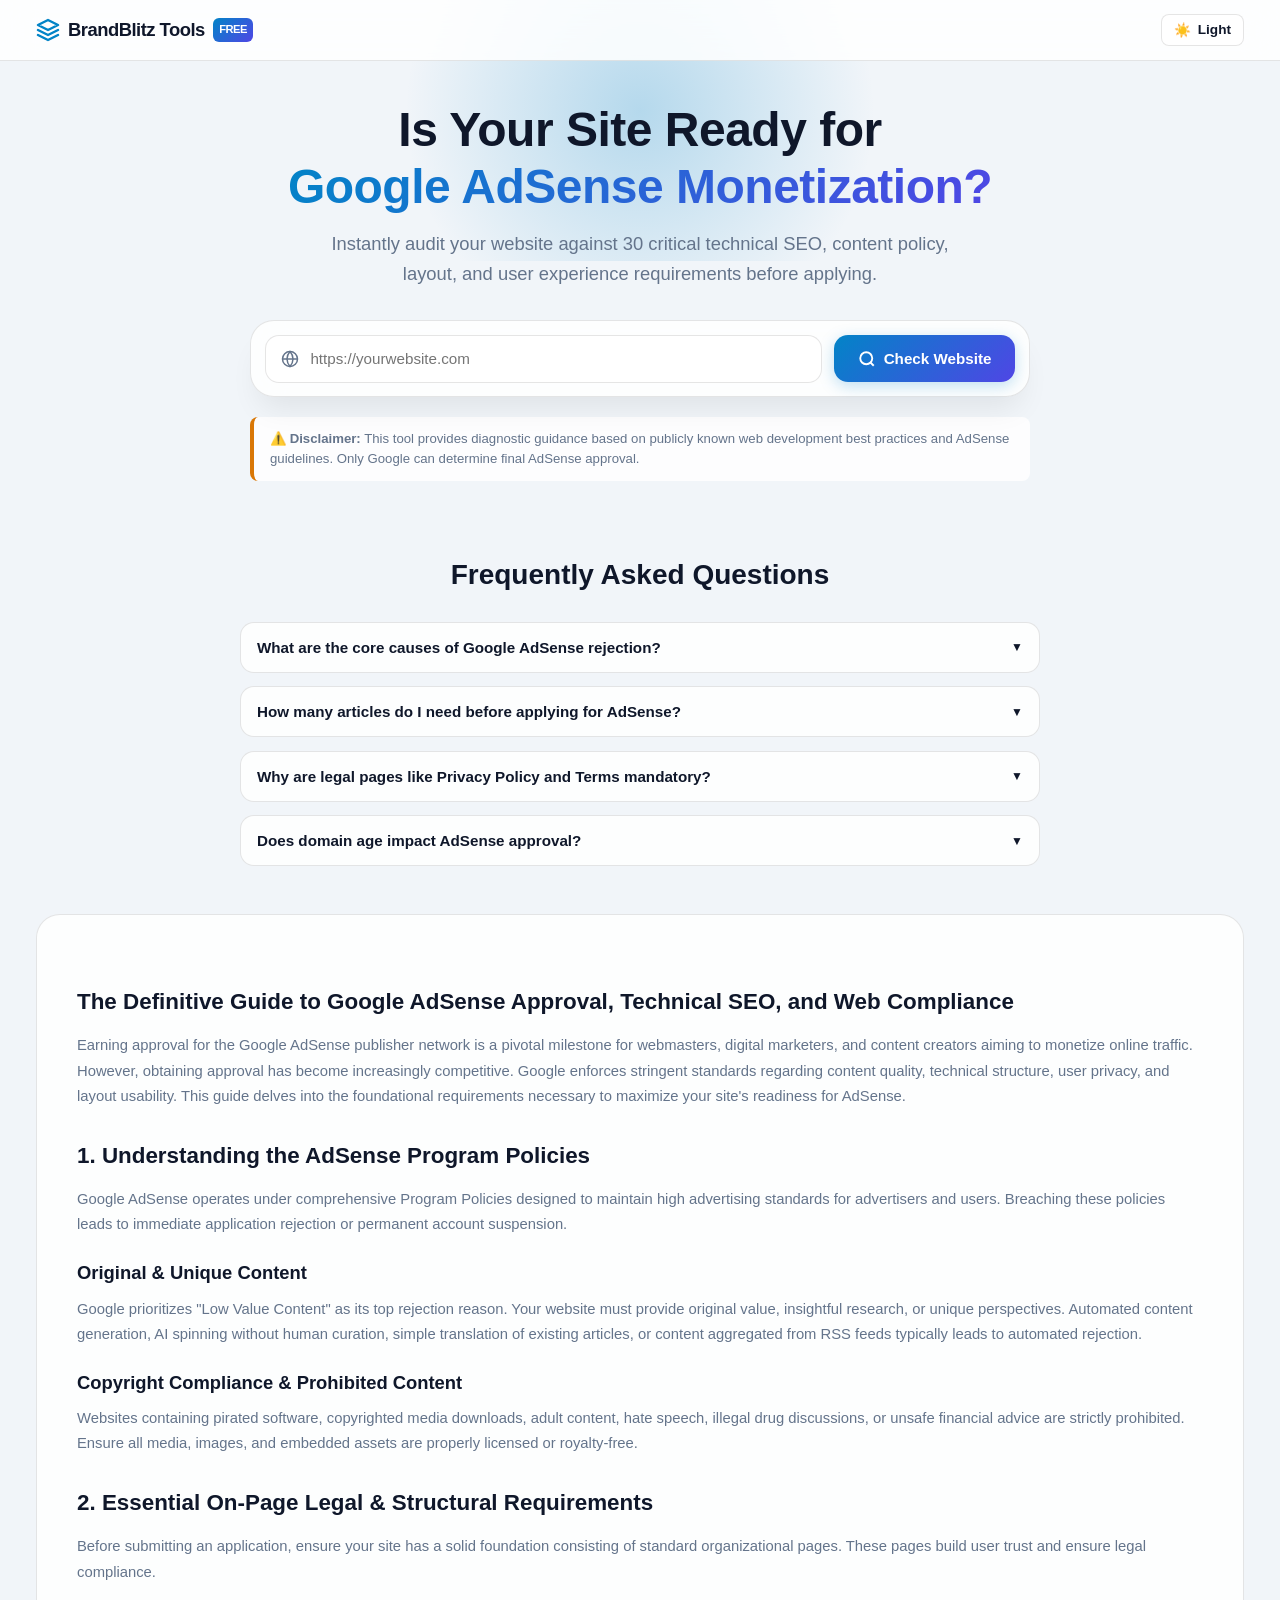
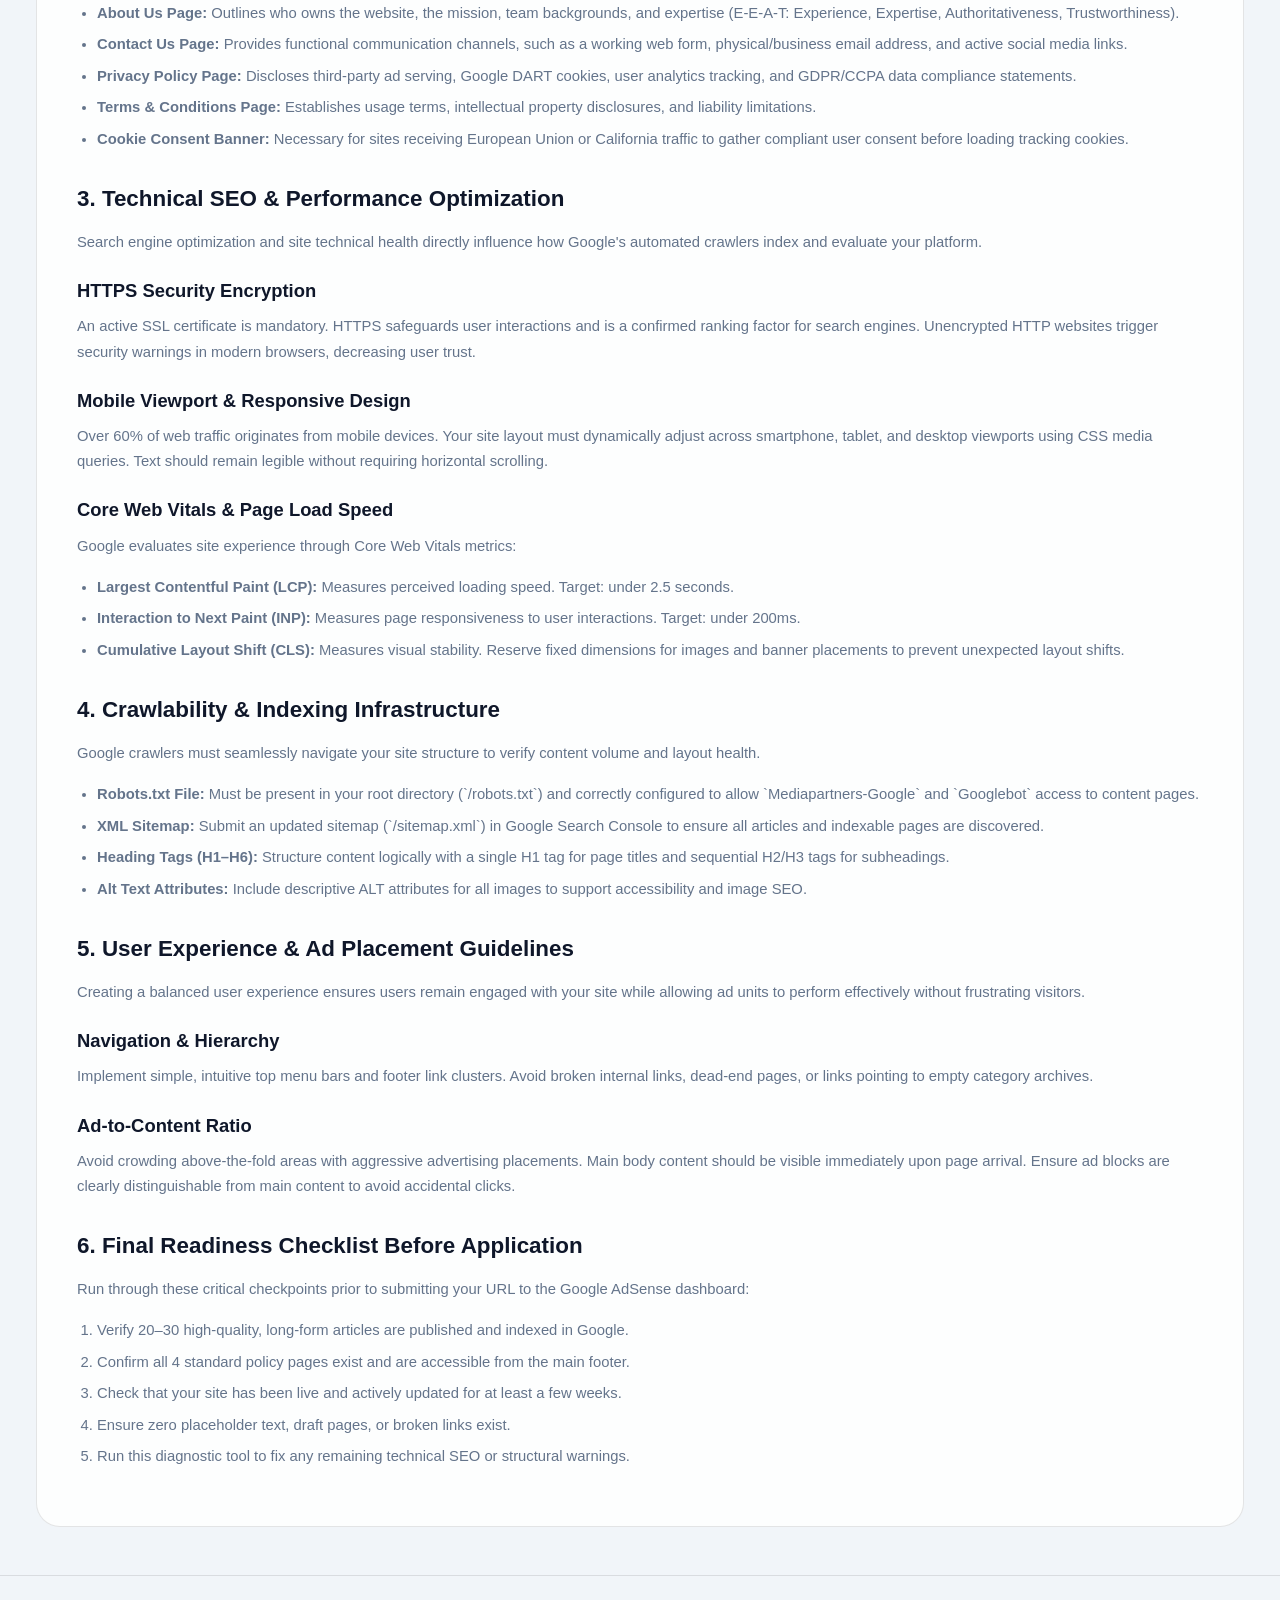
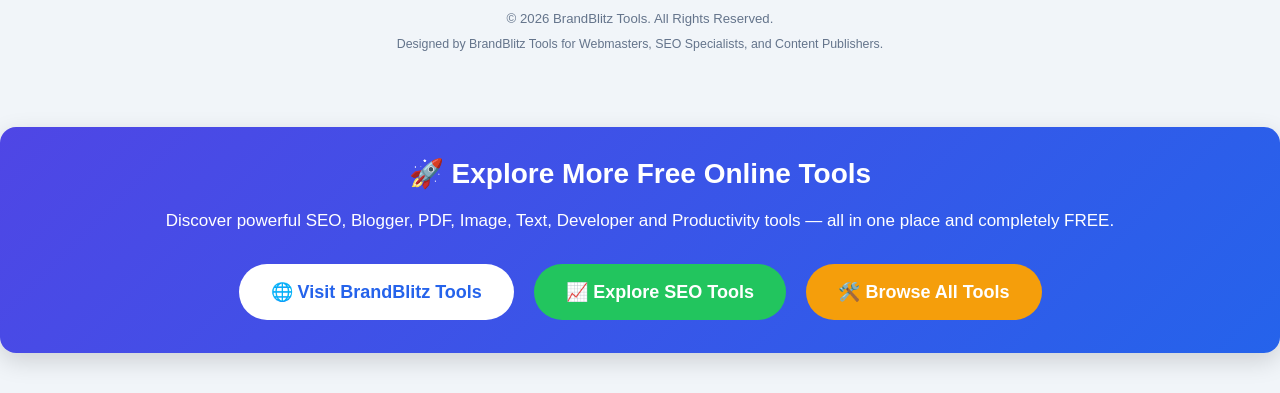
<file: adsense-checker-brandblitz.html>
<!DOCTYPE html>
<html lang="en" data-theme="light">
<head>
  <meta charset="UTF-8">
  <meta name="viewport" content="width=device-width, initial-scale=1.0">
  <title>Google AdSense Readiness Checker & Site Audit Tool</title>
  <meta name="description" content="Free instant Google AdSense Readiness Audit Tool. Analyze your website for AdSense policy compliance, technical SEO, content depth, and site structure.">
  <meta name="keywords" content="AdSense checker, AdSense readiness tool, Google AdSense approval, SEO audit tool, policy compliance check">
  <meta name="robots" content="index, follow">
  <link rel="canonical" href="https://ssrweb197.github.io/pdf-tools-hub/adsense-checker.html">

  <!-- Open Graph / Social Meta -->
  <meta property="og:type" content="website">
  <meta property="og:title" content="Google AdSense Readiness Checker & Site Audit Tool">
  <meta property="og:description" content="Check if your website is ready for Google AdSense monetization with our instant 30-point policy and SEO audit tool.">
  <meta property="og:image" content="https://ssrweb197.github.io/pdf-tools-hub/icon-512.png">
  
  <!-- Twitter Cards -->
  <meta name="twitter:card" content="summary_large_image">
  <meta name="twitter:title" content="Google AdSense Readiness Checker">
  <meta name="twitter:description" content="Comprehensive instant site audit for Google AdSense compliance and technical SEO readiness.">

  <!-- JSON-LD Structured Data: Breadcrumb -->
  <script type="application/ld+json">
  {
    "@context": "https://schema.org",
    "@type": "BreadcrumbList",
    "itemListElement": [{
      "@type": "ListItem",
      "position": 1,
      "name": "Home",
      "item": "https://ssrweb197.github.io/pdf-tools-hub/"
    },{
      "@type": "ListItem",
      "position": 2,
      "name": "Tools",
      "item": "https://ssrweb197.github.io/pdf-tools-hub/"
    },{
      "@type": "ListItem",
      "position": 3,
      "name": "AdSense Readiness Checker",
      "item": "https://ssrweb197.github.io/pdf-tools-hub/adsense-checker.html"
    }]
  }
  </script>

  <!-- JSON-LD Structured Data: FAQ Page -->
  <script type="application/ld+json">
  {
    "@context": "https://schema.org",
    "@type": "FAQPage",
    "mainEntity": [
      {
        "@type": "Question",
        "name": "What are the essential requirements for Google AdSense approval?",
        "acceptedAnswer": {
          "@type": "Answer",
          "text": "Google AdSense requires original, high-quality content, standard policy pages (About Us, Contact Us, Privacy Policy, Terms, Cookie Policy), HTTPS security, mobile responsiveness, clear navigation, and adherence to Google's Publisher Policies."
        }
      },
      {
        "@type": "Question",
        "name": "How long does Google AdSense take to review a website?",
        "acceptedAnswer": {
          "@type": "Answer",
          "text": "The review process typically takes anywhere from 24 hours to 2 weeks. Ensuring your site meets all technical, layout, and policy standards reduces the likelihood of rejection."
        }
      },
      {
        "@type": "Question",
        "name": "Does this tool guarantee AdSense approval?",
        "acceptedAnswer": {
          "@type": "Answer",
          "text": "No. This tool provides an automated diagnostic audit based on publicly known web best practices and AdSense guidelines. Final approval rests exclusively with Google's human reviewers and automated evaluation algorithms."
        }
      }
    ]
  }
  </script>

  <style>
    /* ==========================================================================
       1. CSS VARIABLES & THEMES (LIGHT MODE DEFAULT)
       ========================================================================== */
    :root {
      /* Colors - Light Theme Default */
      --bg-primary: #f1f5f9;
      --bg-secondary: #ffffff;
      --bg-card: rgba(255, 255, 255, 0.85);
      --bg-card-hover: rgba(255, 255, 255, 0.98);
      --border-color: rgba(0, 0, 0, 0.1);
      --text-main: #0f172a;
      --text-muted: #64748b;
      
      --primary: #0284c7;
      --primary-glow: rgba(2, 132, 199, 0.25);
      --accent: #4f46e5;
      
      --pass: #16a34a;
      --pass-bg: rgba(22, 163, 74, 0.1);
      --warning: #d97706;
      --warning-bg: rgba(217, 119, 6, 0.1);
      --fail: #dc2626;
      --fail-bg: rgba(220, 38, 38, 0.1);
      
      --radius-sm: 8px;
      --radius-md: 14px;
      --radius-lg: 24px;
      
      --shadow-main: 0 20px 30px -10px rgba(0, 0, 0, 0.08);
      --glass-backdrop: blur(16px);
      
      --transition: all 0.3s cubic-bezier(0.4, 0, 0.2, 1);
    }

    [data-theme="dark"] {
      /* Colors - Dark Theme Override */
      --bg-primary: #0b0f19;
      --bg-secondary: #111827;
      --bg-card: rgba(30, 41, 59, 0.7);
      --bg-card-hover: rgba(30, 41, 59, 0.9);
      --border-color: rgba(255, 255, 255, 0.12);
      --text-main: #f8fafc;
      --text-muted: #94a3b8;
      
      --primary: #38bdf8;
      --primary-glow: rgba(56, 189, 248, 0.35);
      --accent: #818cf8;
      
      --pass: #22c55e;
      --pass-bg: rgba(34, 197, 94, 0.15);
      --warning: #f59e0b;
      --warning-bg: rgba(245, 158, 11, 0.15);
      --fail: #ef4444;
      --fail-bg: rgba(239, 68, 68, 0.15);
      
      --shadow-main: 0 20px 40px -15px rgba(0, 0, 0, 0.5);
    }

    /* ==========================================================================
       2. BASE & RESET
       ========================================================================== */
    *, *::before, *::after {
      box-sizing: border-box;
      margin: 0;
      padding: 0;
    }

    html {
      scroll-behavior: smooth;
      font-family: -apple-system, BlinkMacSystemFont, "Segoe UI", Roboto, Helvetica, Arial, sans-serif;
    }

    body {
      background-color: var(--bg-primary);
      color: var(--text-main);
      line-height: 1.6;
      min-height: 100vh;
      overflow-x: hidden;
      transition: background-color 0.4s ease, color 0.4s ease;
    }

    .container {
      width: 100%;
      max-width: 1240px;
      margin: 0 auto;
      padding: 0 1rem;
    }

    a {
      color: var(--primary);
      text-decoration: none;
      transition: var(--transition);
    }

    a:hover {
      text-decoration: underline;
    }

    /* ==========================================================================
       3. NAVIGATION & HEADER
       ========================================================================== */
    .navbar {
      position: sticky;
      top: 0;
      z-index: 100;
      background: var(--bg-card);
      backdrop-filter: var(--glass-backdrop);
      -webkit-backdrop-filter: var(--glass-backdrop);
      border-bottom: 1px solid var(--border-color);
      padding: 0.85rem 0;
    }

    .nav-container {
      display: flex;
      justify-content: space-between;
      align-items: center;
      gap: 0.5rem;
    }

    .logo {
      display: flex;
      align-items: center;
      gap: 0.5rem;
      font-weight: 800;
      font-size: 1.15rem;
      letter-spacing: -0.5px;
      color: var(--text-main);
      white-space: nowrap;
    }

    .logo-badge {
      background: linear-gradient(135deg, var(--primary), var(--accent));
      color: #fff;
      font-size: 0.7rem;
      padding: 0.2rem 0.4rem;
      border-radius: 6px;
      font-weight: 700;
      text-transform: uppercase;
    }

    .nav-actions {
      display: flex;
      align-items: center;
      gap: 0.5rem;
    }

    .theme-toggle {
      background: var(--bg-secondary);
      border: 1px solid var(--border-color);
      color: var(--text-main);
      padding: 0.45rem 0.75rem;
      border-radius: var(--radius-sm);
      cursor: pointer;
      display: flex;
      align-items: center;
      gap: 0.4rem;
      font-size: 0.85rem;
      font-weight: 600;
      transition: var(--transition);
      white-space: nowrap;
    }

    .theme-toggle:hover {
      border-color: var(--primary);
    }

    /* ==========================================================================
       4. HERO & AUDIT INPUT SECTION
       ========================================================================== */
    .hero-section {
      padding: 2.5rem 0 1.5rem;
      text-align: center;
      position: relative;
    }

    .hero-glow {
      position: absolute;
      top: -100px;
      left: 50%;
      transform: translateX(-50%);
      width: 100%;
      max-width: 600px;
      height: 300px;
      background: radial-gradient(circle, var(--primary-glow) 0%, rgba(0,0,0,0) 70%);
      pointer-events: none;
      z-index: -1;
    }

    .hero-title {
      font-size: clamp(1.6rem, 5vw, 3rem);
      font-weight: 900;
      line-height: 1.2;
      margin-bottom: 0.85rem;
      letter-spacing: -0.5px;
    }

    .gradient-text {
      background: linear-gradient(135deg, var(--primary), var(--accent));
      -webkit-background-clip: text;
      -webkit-text-fill-color: transparent;
    }

    .hero-subtitle {
      font-size: clamp(0.95rem, 2.5vw, 1.15rem);
      color: var(--text-muted);
      max-width: 680px;
      margin: 0 auto 2rem;
      padding: 0 0.5rem;
    }

    .audit-box {
      width: 100%;
      max-width: 780px;
      margin: 0 auto;
      background: var(--bg-card);
      backdrop-filter: var(--glass-backdrop);
      -webkit-backdrop-filter: var(--glass-backdrop);
      border: 1px solid var(--border-color);
      border-radius: var(--radius-lg);
      padding: 0.85rem;
      box-shadow: var(--shadow-main);
      display: flex;
      flex-direction: column;
      gap: 0.75rem;
    }

    @media (min-width: 640px) {
      .audit-box {
        flex-direction: row;
        align-items: center;
      }
    }

    .audit-input-group {
      flex: 1;
      width: 100%;
      position: relative;
      display: flex;
      align-items: center;
    }

    .audit-input-icon {
      position: absolute;
      left: 1rem;
      color: var(--text-muted);
      pointer-events: none;
    }

    .audit-input {
      width: 100%;
      padding: 0.9rem 1rem 0.9rem 2.8rem;
      background: var(--bg-secondary);
      border: 1px solid var(--border-color);
      border-radius: var(--radius-md);
      color: var(--text-main);
      font-size: 0.95rem;
      outline: none;
      transition: var(--transition);
    }

    .audit-input:focus {
      border-color: var(--primary);
      box-shadow: 0 0 0 3px var(--primary-glow);
    }

    .btn-audit {
      width: 100%;
      background: linear-gradient(135deg, var(--primary), var(--accent));
      color: #ffffff;
      border: none;
      padding: 0.9rem 1.5rem;
      border-radius: var(--radius-md);
      font-size: 0.95rem;
      font-weight: 700;
      cursor: pointer;
      display: flex;
      align-items: center;
      justify-content: center;
      gap: 0.5rem;
      transition: var(--transition);
      box-shadow: 0 4px 15px var(--primary-glow);
      white-space: nowrap;
    }

    @media (min-width: 640px) {
      .btn-audit {
        width: auto;
      }
    }

    .btn-audit:hover {
      transform: translateY(-2px);
      box-shadow: 0 8px 25px var(--primary-glow);
    }

    .disclaimer-banner {
      margin-top: 1.25rem;
      background: var(--bg-card);
      border-left: 4px solid var(--warning);
      padding: 0.75rem 1rem;
      border-radius: var(--radius-sm);
      max-width: 780px;
      margin-left: auto;
      margin-right: auto;
      text-align: left;
      font-size: 0.825rem;
      color: var(--text-muted);
      line-height: 1.5;
    }

    /* ==========================================================================
       5. LOADING ANIMATION
       ========================================================================== */
    .loading-container {
      display: none;
      margin: 2.5rem auto;
      text-align: center;
      max-width: 500px;
      padding: 0 1rem;
    }

    .spinner {
      width: 50px;
      height: 50px;
      border: 4px solid var(--border-color);
      border-top: 4px solid var(--primary);
      border-radius: 50%;
      animation: spin 1s linear infinite;
      margin: 0 auto 1.25rem;
    }

    @keyframes spin {
      0% { transform: rotate(0deg); }
      100% { transform: rotate(360deg); }
    }

    .loading-status {
      font-weight: 600;
      font-size: 1.05rem;
      margin-bottom: 0.4rem;
    }

    .progress-bar-bg {
      width: 100%;
      height: 8px;
      background: var(--bg-secondary);
      border-radius: 10px;
      overflow: hidden;
      margin-top: 1rem;
    }

    .progress-bar-fill {
      height: 100%;
      width: 0%;
      background: linear-gradient(90deg, var(--primary), var(--accent));
      transition: width 0.2s ease;
    }

    /* ==========================================================================
       6. DASHBOARD & RESULTS SECTION
       ========================================================================== */
    .dashboard {
      display: none;
      margin: 2rem 0 3rem;
      animation: fadeIn 0.4s ease-in-out;
    }

    @keyframes fadeIn {
      from { opacity: 0; transform: translateY(12px); }
      to { opacity: 1; transform: translateY(0); }
    }

    .action-toolbar {
      display: flex;
      flex-direction: column;
      gap: 1rem;
      margin-bottom: 1.5rem;
      background: var(--bg-card);
      backdrop-filter: var(--glass-backdrop);
      -webkit-backdrop-filter: var(--glass-backdrop);
      padding: 1rem;
      border-radius: var(--radius-md);
      border: 1px solid var(--border-color);
    }

    @media (min-width: 768px) {
      .action-toolbar {
        flex-direction: row;
        justify-content: space-between;
        align-items: center;
      }
    }

    .target-url-display {
      font-weight: 700;
      font-size: 1.05rem;
      word-break: break-all;
    }

    .toolbar-buttons {
      display: flex;
      flex-wrap: wrap;
      gap: 0.4rem;
    }

    .btn-tool {
      flex: 1;
      min-width: 110px;
      background: var(--bg-secondary);
      border: 1px solid var(--border-color);
      color: var(--text-main);
      padding: 0.5rem 0.75rem;
      border-radius: var(--radius-sm);
      font-size: 0.8rem;
      font-weight: 600;
      cursor: pointer;
      display: flex;
      align-items: center;
      justify-content: center;
      gap: 0.3rem;
      transition: var(--transition);
    }

    .btn-tool:hover {
      background: var(--primary);
      color: #fff;
      border-color: var(--primary);
    }

    /* Summary Grid */
    .summary-grid {
      display: grid;
      grid-template-columns: repeat(auto-fit, minmax(220px, 1fr));
      gap: 1rem;
      margin-bottom: 2rem;
    }

    .summary-card {
      background: var(--bg-card);
      backdrop-filter: var(--glass-backdrop);
      -webkit-backdrop-filter: var(--glass-backdrop);
      border: 1px solid var(--border-color);
      border-radius: var(--radius-md);
      padding: 1.25rem;
      display: flex;
      align-items: center;
      gap: 1rem;
      box-shadow: var(--shadow-main);
    }

    .score-card {
      grid-column: 1 / -1;
      justify-content: center;
      text-align: center;
    }

    @media (min-width: 640px) {
      .score-card {
        grid-column: span 1;
        justify-content: space-around;
        text-align: left;
      }
    }

    /* Circular SVG Gauge */
    .score-gauge {
      position: relative;
      width: 100px;
      height: 100px;
      flex-shrink: 0;
    }

    .score-gauge svg {
      width: 100%;
      height: 100%;
      transform: rotate(-90deg);
    }

    .score-gauge circle {
      fill: none;
      stroke-width: 10;
      stroke-linecap: round;
    }

    .gauge-bg {
      stroke: var(--bg-secondary);
    }

    .gauge-fill {
      stroke: var(--primary);
      stroke-dasharray: 283;
      stroke-dashoffset: 283;
      transition: stroke-dashoffset 1.5s ease-in-out, stroke 0.5s ease;
    }

    .score-number {
      position: absolute;
      top: 50%;
      left: 50%;
      transform: translate(-50%, -50%);
      font-size: 1.5rem;
      font-weight: 800;
    }

    .metric-icon {
      width: 45px;
      height: 45px;
      border-radius: 12px;
      display: flex;
      align-items: center;
      justify-content: center;
      font-size: 1.3rem;
      flex-shrink: 0;
    }

    .metric-icon.pass { background: var(--pass-bg); color: var(--pass); }
    .metric-icon.warning { background: var(--warning-bg); color: var(--warning); }
    .metric-icon.fail { background: var(--fail-bg); color: var(--fail); }

    .metric-info .val {
      font-size: 1.5rem;
      font-weight: 800;
      line-height: 1.2;
    }

    .metric-info .lbl {
      font-size: 0.8rem;
      color: var(--text-muted);
    }

    /* Controls: Filter & Search */
    .controls-row {
      display: flex;
      flex-direction: column;
      gap: 1rem;
      margin-bottom: 1.5rem;
    }

    @media (min-width: 768px) {
      .controls-row {
        flex-direction: row;
        justify-content: space-between;
        align-items: center;
      }
    }

    .filter-pills {
      display: flex;
      flex-wrap: wrap;
      gap: 0.4rem;
    }

    .pill {
      background: var(--bg-card);
      border: 1px solid var(--border-color);
      color: var(--text-muted);
      padding: 0.35rem 0.85rem;
      border-radius: 30px;
      font-size: 0.8rem;
      font-weight: 600;
      cursor: pointer;
      transition: var(--transition);
    }

    .pill.active, .pill:hover {
      background: var(--primary);
      color: #fff;
      border-color: var(--primary);
    }

    .search-box {
      position: relative;
      width: 100%;
    }

    @media (min-width: 768px) {
      .search-box {
        width: 260px;
      }
    }

    .search-box input {
      width: 100%;
      padding: 0.5rem 1rem 0.5rem 2.2rem;
      background: var(--bg-card);
      border: 1px solid var(--border-color);
      border-radius: 20px;
      color: var(--text-main);
      font-size: 0.85rem;
      outline: none;
    }

    .search-box input:focus {
      border-color: var(--primary);
    }

    .search-icon {
      position: absolute;
      left: 0.8rem;
      top: 50%;
      transform: translateY(-50%);
      font-size: 0.85rem;
      color: var(--text-muted);
    }

    /* Checks Grid */
    .checks-grid {
      display: grid;
      grid-template-columns: 1fr;
      gap: 1rem;
      margin-bottom: 2.5rem;
    }

    @media (min-width: 640px) {
      .checks-grid {
        grid-template-columns: repeat(auto-fill, minmax(320px, 1fr));
      }
    }

    .check-card {
      background: var(--bg-card);
      backdrop-filter: var(--glass-backdrop);
      -webkit-backdrop-filter: var(--glass-backdrop);
      border: 1px solid var(--border-color);
      border-radius: var(--radius-md);
      padding: 1.15rem;
      transition: var(--transition);
      position: relative;
      overflow: hidden;
    }

    .check-card:hover {
      transform: translateY(-2px);
      box-shadow: var(--shadow-main);
      border-color: rgba(255, 255, 255, 0.2);
    }

    .check-card::before {
      content: '';
      position: absolute;
      top: 0;
      left: 0;
      width: 4px;
      height: 100%;
    }

    .check-card.status-pass::before { background: var(--pass); }
    .check-card.status-warning::before { background: var(--warning); }
    .check-card.status-fail::before { background: var(--fail); }

    .check-header {
      display: flex;
      justify-content: space-between;
      align-items: center;
      margin-bottom: 0.6rem;
      gap: 0.5rem;
    }

    .check-title {
      font-weight: 700;
      font-size: 0.95rem;
    }

    .badge {
      font-size: 0.65rem;
      font-weight: 800;
      padding: 0.2rem 0.5rem;
      border-radius: 20px;
      text-transform: uppercase;
      white-space: nowrap;
    }

    .badge-pass { background: var(--pass-bg); color: var(--pass); }
    .badge-warning { background: var(--warning-bg); color: var(--warning); }
    .badge-fail { background: var(--fail-bg); color: var(--fail); }

    .check-description {
      font-size: 0.825rem;
      color: var(--text-muted);
      margin-bottom: 0.75rem;
    }

    .check-recommendation {
      background: var(--bg-secondary);
      padding: 0.6rem 0.75rem;
      border-radius: var(--radius-sm);
      font-size: 0.775rem;
      color: var(--text-main);
      border-left: 2px solid var(--primary);
    }

    /* Recommendations Dashboard Section */
    .recommendations-section {
      background: var(--bg-card);
      border: 1px solid var(--border-color);
      border-radius: var(--radius-lg);
      padding: 1.5rem;
      margin-bottom: 2.5rem;
    }

    .section-title {
      font-size: 1.25rem;
      font-weight: 800;
      margin-bottom: 1.25rem;
    }

    .rec-tabs {
      display: flex;
      gap: 0.5rem;
      border-bottom: 1px solid var(--border-color);
      margin-bottom: 1.25rem;
      overflow-x: auto;
      padding-bottom: 0.25rem;
      -webkit-overflow-scrolling: touch;
    }

    .rec-tab {
      padding: 0.5rem 0.75rem;
      font-weight: 600;
      font-size: 0.85rem;
      color: var(--text-muted);
      cursor: pointer;
      border-bottom: 2px solid transparent;
      white-space: nowrap;
      transition: var(--transition);
    }

    .rec-tab.active {
      color: var(--primary);
      border-bottom-color: var(--primary);
    }

    .rec-content {
      display: none;
    }

    .rec-content.active {
      display: block;
    }

    .rec-list {
      list-style: none;
      display: grid;
      gap: 0.85rem;
    }

    .rec-item {
      display: flex;
      align-items: flex-start;
      gap: 0.6rem;
      background: var(--bg-secondary);
      padding: 0.85rem;
      border-radius: var(--radius-sm);
      font-size: 0.875rem;
    }

    .rec-bullet {
      color: var(--primary);
      font-size: 1.1rem;
      line-height: 1;
    }

    /* ==========================================================================
       7. FAQ ACCORDION SECTION
       ========================================================================== */
    .faq-section {
      margin: 3rem 0;
    }

    .faq-grid {
      max-width: 800px;
      margin: 0 auto;
      display: grid;
      gap: 0.85rem;
    }

    .faq-item {
      background: var(--bg-card);
      border: 1px solid var(--border-color);
      border-radius: var(--radius-md);
      overflow: hidden;
    }

    .faq-question {
      width: 100%;
      text-align: left;
      padding: 1rem;
      background: transparent;
      border: none;
      color: var(--text-main);
      font-weight: 700;
      font-size: 0.95rem;
      cursor: pointer;
      display: flex;
      justify-content: space-between;
      align-items: center;
      gap: 0.5rem;
    }

    .faq-answer {
      max-height: 0;
      overflow: hidden;
      padding: 0 1rem;
      color: var(--text-muted);
      font-size: 0.875rem;
      transition: max-height 0.3s ease, padding 0.3s ease;
    }

    .faq-item.open .faq-answer {
      max-height: 250px;
      padding: 0 1rem 1rem 1rem;
    }

    .faq-icon {
      transition: transform 0.3s ease;
      font-size: 0.75rem;
    }

    .faq-item.open .faq-icon {
      transform: rotate(180deg);
    }

    /* ==========================================================================
       8. SEO RICH CONTENT ARTICLE
       ========================================================================== */
    .seo-article {
      background: var(--bg-card);
      border: 1px solid var(--border-color);
      border-radius: var(--radius-lg);
      padding: 1.5rem;
      margin: 3rem 0;
      line-height: 1.7;
      color: var(--text-muted);
      font-size: 0.925rem;
    }

    @media (min-width: 768px) {
      .seo-article {
        padding: 2.5rem;
      }
    }

    .seo-article h2 {
      color: var(--text-main);
      font-size: 1.4rem;
      margin: 1.75rem 0 0.75rem;
    }

    .seo-article h3 {
      color: var(--text-main);
      font-size: 1.15rem;
      margin: 1.25rem 0 0.5rem;
    }

    .seo-article p {
      margin-bottom: 1rem;
    }

    .seo-article ul, .seo-article ol {
      margin: 0 0 1rem 1.25rem;
    }

    .seo-article li {
      margin-bottom: 0.4rem;
    }

    /* ==========================================================================
       9. TOAST NOTIFICATION & FOOTER
       ========================================================================== */
    .toast-container {
      position: fixed;
      bottom: 1.5rem;
      right: 1.5rem;
      left: 1.5rem;
      z-index: 1000;
      pointer-events: none;
      display: flex;
      flex-direction: column;
      align-items: flex-end;
    }

    @media (min-width: 640px) {
      .toast-container {
        left: auto;
      }
    }

    .toast {
      pointer-events: auto;
      background: var(--bg-secondary);
      color: var(--text-main);
      border: 1px solid var(--primary);
      padding: 0.75rem 1rem;
      border-radius: var(--radius-sm);
      box-shadow: var(--shadow-main);
      font-weight: 600;
      font-size: 0.85rem;
      display: flex;
      align-items: center;
      gap: 0.5rem;
      animation: slideIn 0.3s ease forwards;
      margin-top: 0.5rem;
    }

    @keyframes slideIn {
      from { transform: translateY(100%); opacity: 0; }
      to { transform: translateY(0); opacity: 1; }
    }

    footer {
      border-top: 1px solid var(--border-color);
      padding: 2rem 0;
      text-align: center;
      color: var(--text-muted);
      font-size: 0.825rem;
    }

    /* ==========================================================================
       10. PRINT STYLES
       ========================================================================== */
    @media print {
      body {
        background: #fff !important;
        color: #000 !important;
      }
      .navbar, .hero-section, .faq-section, .seo-article, footer, .controls-row, .action-toolbar {
        display: none !important;
      }
      .dashboard {
        display: block !important;
      }
      .check-card {
        border: 1px solid #ccc !important;
        break-inside: avoid;
      }
    }
  </style>
</head>
<body>

  <!-- NAVIGATION -->
  <nav class="navbar">
    <div class="container nav-container">
      <div class="logo">
        <svg width="24" height="24" viewBox="0 0 24 24" fill="none" stroke="currentColor" stroke-width="2.5" stroke-linecap="round" stroke-linejoin="round" style="color:var(--primary)"><polygon points="12 2 2 7 12 12 22 7 12 2"></polygon><polyline points="2 17 12 22 22 17"></polyline><polyline points="2 12 12 17 22 12"></polyline></svg>
        <span>BrandBlitz Tools</span>
        <span class="logo-badge">FREE</span>
      </div>
      <div class="nav-actions">
        <button class="theme-toggle" id="themeToggleBtn" aria-label="Toggle Theme">
          <span id="themeIcon">☀️</span>
          <span id="themeText">Light</span>
        </button>
      </div>
    </div>
  </nav>

  <main class="container">
    <!-- HERO SECTION -->
    <section class="hero-section">
      <div class="hero-glow"></div>
      <h1 class="hero-title">Is Your Site Ready for <br><span class="gradient-text">Google AdSense Monetization?</span></h1>
      <p class="hero-subtitle">Instantly audit your website against 30 critical technical SEO, content policy, layout, and user experience requirements before applying.</p>

      <form id="auditForm" onsubmit="event.preventDefault(); startAudit();">
        <div class="audit-box">
          <div class="audit-input-group">
            <svg class="audit-input-icon" width="18" height="18" viewBox="0 0 24 24" fill="none" stroke="currentColor" stroke-width="2"><circle cx="12" cy="12" r="10"></circle><line x1="2" y1="12" x2="22" y2="12"></line><path d="M12 2a15.3 15.3 0 0 1 4 10 15.3 15.3 0 0 1-4 10 15.3 15.3 0 0 1-4-10 15.3 15.3 0 0 1 4-10z"></path></svg>
            <input type="url" id="targetUrl" class="audit-input" placeholder="https://yourwebsite.com" required>
          </div>
          <button type="submit" class="btn-audit">
            <svg width="18" height="18" viewBox="0 0 24 24" fill="none" stroke="currentColor" stroke-width="2.5"><circle cx="11" cy="11" r="8"></circle><line x1="21" y1="21" x2="16.65" y2="16.65"></line></svg>
            Check Website
          </button>
        </div>
      </form>

      <div class="disclaimer-banner">
        <strong>⚠️ Disclaimer:</strong> This tool provides diagnostic guidance based on publicly known web development best practices and AdSense guidelines. Only Google can determine final AdSense approval.
      </div>
    </section>

    <!-- LOADING SCREEN -->
    <div class="loading-container" id="loadingContainer">
      <div class="spinner"></div>
      <div class="loading-status" id="loadingStatusText">Connecting to target server...</div>
      <div style="font-size: 0.8rem; color: var(--text-muted);" id="loadingStep">Initializing security handshake...</div>
      <div class="progress-bar-bg">
        <div class="progress-bar-fill" id="loadingProgressBar"></div>
      </div>
    </div>

    <!-- DASHBOARD RESULTS -->
    <section class="dashboard" id="dashboardContainer">
      
      <!-- Action Toolbar -->
      <div class="action-toolbar">
        <div>
          <span style="color: var(--text-muted); font-size: 0.8rem;">Audit Report for:</span>
          <div class="target-url-display" id="reportUrlDisplay">https://example.com</div>
        </div>
        <div class="toolbar-buttons">
          <button class="btn-tool" onclick="window.print()">🖨️ Print</button>
          <button class="btn-tool" onclick="copyReportSummary()">📋 Copy</button>
          <button class="btn-tool" onclick="shareReport()">🔗 Share</button>
          <button class="btn-tool" onclick="downloadHTMLReport()">⬇️ HTML</button>
        </div>
      </div>

      <!-- Summary Score Overview -->
      <div class="summary-grid">
        <div class="summary-card score-card">
          <div class="score-gauge">
            <svg viewBox="0 0 100 100">
              <circle class="gauge-bg" cx="50" cy="50" r="45"></circle>
              <circle class="gauge-fill" id="scoreGaugeFill" cx="50" cy="50" r="45"></circle>
            </svg>
            <div class="score-number" id="overallScoreVal">0</div>
          </div>
          <div>
            <h3 style="font-size: 1.1rem; font-weight: 800;">AdSense Score</h3>
            <p style="font-size: 0.8rem; color: var(--text-muted);" id="scoreRatingText">Calculating status...</p>
          </div>
        </div>

        <div class="summary-card">
          <div class="metric-icon pass">✓</div>
          <div class="metric-info">
            <div class="val" id="countPass">0</div>
            <div class="lbl">Passed Checks</div>
          </div>
        </div>

        <div class="summary-card">
          <div class="metric-icon warning">!</div>
          <div class="metric-info">
            <div class="val" id="countWarning">0</div>
            <div class="lbl">Warnings</div>
          </div>
        </div>

        <div class="summary-card">
          <div class="metric-icon fail">✕</div>
          <div class="metric-info">
            <div class="val" id="countFail">0</div>
            <div class="lbl">Failed Checks</div>
          </div>
        </div>
      </div>

      <!-- Filter Controls & Search -->
      <div class="controls-row">
        <div class="filter-pills">
          <button class="pill active" onclick="filterChecks('all', this)">All (30)</button>
          <button class="pill" onclick="filterChecks('pass', this)">Passed</button>
          <button class="pill" onclick="filterChecks('warning', this)">Warnings</button>
          <button class="pill" onclick="filterChecks('fail', this)">Failed</button>
        </div>
        <div class="search-box">
          <span class="search-icon">🔍</span>
          <input type="text" id="searchInput" placeholder="Search checks..." oninput="searchChecks()">
        </div>
      </div>

      <!-- Check Items Grid -->
      <div class="checks-grid" id="checksGridContainer">
        <!-- Dynamically Generated via JS -->
      </div>

      <!-- Detailed Recommendations Dashboard -->
      <div class="recommendations-section">
        <h2 class="section-title">💡 Strategic Approval & SEO Recommendations</h2>
        <div class="rec-tabs">
          <div class="rec-tab active" onclick="switchRecTab(0, this)">AdSense Approval Tips</div>
          <div class="rec-tab" onclick="switchRecTab(1, this)">SEO & Core Web Vitals</div>
          <div class="rec-tab" onclick="switchRecTab(2, this)">Content Quality Strategy</div>
          <div class="rec-tab" onclick="switchRecTab(3, this)">Ad Placement Strategy</div>
        </div>

        <div class="rec-content active" id="recTab0">
          <ul class="rec-list">
            <li class="rec-item"><span class="rec-bullet">▸</span><div><strong>Clear Site Navigation:</strong> Place standard HTML menus in the header and footer. Avoid orphan pages.</div></li>
            <li class="rec-item"><span class="rec-bullet">▸</span><div><strong>Publish Key Legal Pages:</strong> Google strictly enforces the presence of standard About, Contact, Privacy Policy, and Terms pages.</div></li>
            <li class="rec-item"><span class="rec-bullet">▸</span><div><strong>Unique Value Proposition:</strong> Ensure content is not scraped or aggregated. Write unique, human-authored content.</div></li>
          </ul>
        </div>

        <div class="rec-content" id="recTab1">
          <ul class="rec-list">
            <li class="rec-item"><span class="rec-bullet">▸</span><div><strong>Optimize Largest Contentful Paint (LCP):</strong> Keep main banner image and hero text load time under 2.5 seconds.</div></li>
            <li class="rec-item"><span class="rec-bullet">▸</span><div><strong>Implement Schema Markup:</strong> Add Organization, Article, and WebSite JSON-LD to assist search engine indexing.</div></li>
            <li class="rec-item"><span class="rec-bullet">▸</span><div><strong>Fix Cumulative Layout Shift (CLS):</strong> Reserve fixed height dimensions for ad units and responsive images.</div></li>
          </ul>
        </div>

        <div class="rec-content" id="recTab2">
          <ul class="rec-list">
            <li class="rec-item"><span class="rec-bullet">▸</span><div><strong>Substantial Content Length:</strong> Aim for articles over 800–1,200 words per post to establish domain authority.</div></li>
            <li class="rec-item"><span class="rec-bullet">▸</span><div><strong>Readability & Hierarchy:</strong> Use H2 and H3 subheadings with short paragraphs to lower bounce rates.</div></li>
            <li class="rec-item"><span class="rec-bullet">▸</span><div><strong>Eliminate Placeholder Content:</strong> Remove any "Lorem Ipsum", draft posts, or empty categories.</div></li>
          </ul>
        </div>

        <div class="rec-content" id="recTab3">
          <ul class="rec-list">
            <li class="rec-item"><span class="rec-bullet">▸</span><div><strong>Maintain Above-the-Fold Ratio:</strong> Do not crowd top header space with excessive banner units. Keep main content visible instantly.</div></li>
            <li class="rec-item"><span class="rec-bullet">▸</span><div><strong>Avoid Accidental Clicks:</strong> Ensure ad blocks are clearly labeled and separated from navigation buttons and links.</div></li>
            <li class="rec-item"><span class="rec-bullet">▸</span><div><strong>Sticky Ads Guidance:</strong> Use sticky footer anchor ads only when compliant with AdSense layout policies.</div></li>
          </ul>
        </div>
      </div>

    </section>

    <!-- FAQ SECTION -->
    <section class="faq-section">
      <h2 style="text-align: center; font-size: 1.75rem; margin-bottom: 1.5rem;">Frequently Asked Questions</h2>
      <div class="faq-grid">
        <div class="faq-item">
          <button class="faq-question" onclick="toggleFaq(this)">
            What are the core causes of Google AdSense rejection?
            <span class="faq-icon">▼</span>
          </button>
          <div class="faq-answer">
            <p>The primary causes for rejection include "Low Value Content", lack of unique text, missing policy pages (Privacy Policy, About Us, Contact), copyright issues, bad navigation structure, and insufficient site age or traffic in restricted regions.</p>
          </div>
        </div>

        <div class="faq-item">
          <button class="faq-question" onclick="toggleFaq(this)">
            How many articles do I need before applying for AdSense?
            <span class="faq-icon">▼</span>
          </button>
          <div class="faq-answer">
            <p>While Google doesn't specify an exact post count, having 20 to 30 well-researched, original articles (each 1,000+ words) across clearly organized categories drastically improves approval likelihood.</p>
          </div>
        </div>

        <div class="faq-item">
          <button class="faq-question" onclick="toggleFaq(this)">
            Why are legal pages like Privacy Policy and Terms mandatory?
            <span class="faq-icon">▼</span>
          </button>
          <div class="faq-answer">
            <p>AdSense places tracking cookies on user browsers to serve personalized ads. International privacy laws (GDPR, CCPA) and Google guidelines require websites to disclose cookie usage and data policies to visitors.</p>
          </div>
        </div>

        <div class="faq-item">
          <button class="faq-question" onclick="toggleFaq(this)">
            Does domain age impact AdSense approval?
            <span class="faq-icon">▼</span>
          </button>
          <div class="faq-answer">
            <p>In some regions, Google historically preferred domains that were at least 6 months old. Globally, new domains can be approved if they offer exceptional, original content and robust technical structure.</p>
          </div>
        </div>
      </div>
    </section>

    <!-- SEO RICH CONTENT GUIDE -->
    <article class="seo-article">
      <h2>The Definitive Guide to Google AdSense Approval, Technical SEO, and Web Compliance</h2>
      <p>Earning approval for the Google AdSense publisher network is a pivotal milestone for webmasters, digital marketers, and content creators aiming to monetize online traffic. However, obtaining approval has become increasingly competitive. Google enforces stringent standards regarding content quality, technical structure, user privacy, and layout usability. This guide delves into the foundational requirements necessary to maximize your site's readiness for AdSense.</p>

      <h2>1. Understanding the AdSense Program Policies</h2>
      <p>Google AdSense operates under comprehensive Program Policies designed to maintain high advertising standards for advertisers and users. Breaching these policies leads to immediate application rejection or permanent account suspension.</p>
      
      <h3>Original & Unique Content</h3>
      <p>Google prioritizes "Low Value Content" as its top rejection reason. Your website must provide original value, insightful research, or unique perspectives. Automated content generation, AI spinning without human curation, simple translation of existing articles, or content aggregated from RSS feeds typically leads to automated rejection.</p>

      <h3>Copyright Compliance & Prohibited Content</h3>
      <p>Websites containing pirated software, copyrighted media downloads, adult content, hate speech, illegal drug discussions, or unsafe financial advice are strictly prohibited. Ensure all media, images, and embedded assets are properly licensed or royalty-free.</p>

      <h2>2. Essential On-Page Legal & Structural Requirements</h2>
      <p>Before submitting an application, ensure your site has a solid foundation consisting of standard organizational pages. These pages build user trust and ensure legal compliance.</p>
      <ul>
        <li><strong>About Us Page:</strong> Outlines who owns the website, the mission, team backgrounds, and expertise (E-E-A-T: Experience, Expertise, Authoritativeness, Trustworthiness).</li>
        <li><strong>Contact Us Page:</strong> Provides functional communication channels, such as a working web form, physical/business email address, and active social media links.</li>
        <li><strong>Privacy Policy Page:</strong> Discloses third-party ad serving, Google DART cookies, user analytics tracking, and GDPR/CCPA data compliance statements.</li>
        <li><strong>Terms & Conditions Page:</strong> Establishes usage terms, intellectual property disclosures, and liability limitations.</li>
        <li><strong>Cookie Consent Banner:</strong> Necessary for sites receiving European Union or California traffic to gather compliant user consent before loading tracking cookies.</li>
      </ul>

      <h2>3. Technical SEO & Performance Optimization</h2>
      <p>Search engine optimization and site technical health directly influence how Google's automated crawlers index and evaluate your platform.</p>

      <h3>HTTPS Security Encryption</h3>
      <p>An active SSL certificate is mandatory. HTTPS safeguards user interactions and is a confirmed ranking factor for search engines. Unencrypted HTTP websites trigger security warnings in modern browsers, decreasing user trust.</p>

      <h3>Mobile Viewport & Responsive Design</h3>
      <p>Over 60% of web traffic originates from mobile devices. Your site layout must dynamically adjust across smartphone, tablet, and desktop viewports using CSS media queries. Text should remain legible without requiring horizontal scrolling.</p>

      <h3>Core Web Vitals & Page Load Speed</h3>
      <p>Google evaluates site experience through Core Web Vitals metrics:</p>
      <ul>
        <li><strong>Largest Contentful Paint (LCP):</strong> Measures perceived loading speed. Target: under 2.5 seconds.</li>
        <li><strong>Interaction to Next Paint (INP):</strong> Measures page responsiveness to user interactions. Target: under 200ms.</li>
        <li><strong>Cumulative Layout Shift (CLS):</strong> Measures visual stability. Reserve fixed dimensions for images and banner placements to prevent unexpected layout shifts.</li>
      </ul>

      <h2>4. Crawlability & Indexing Infrastructure</h2>
      <p>Google crawlers must seamlessly navigate your site structure to verify content volume and layout health.</p>
      <ul>
        <li><strong>Robots.txt File:</strong> Must be present in your root directory (`/robots.txt`) and correctly configured to allow `Mediapartners-Google` and `Googlebot` access to content pages.</li>
        <li><strong>XML Sitemap:</strong> Submit an updated sitemap (`/sitemap.xml`) in Google Search Console to ensure all articles and indexable pages are discovered.</li>
        <li><strong>Heading Tags (H1–H6):</strong> Structure content logically with a single H1 tag for page titles and sequential H2/H3 tags for subheadings.</li>
        <li><strong>Alt Text Attributes:</strong> Include descriptive ALT attributes for all images to support accessibility and image SEO.</li>
      </ul>

      <h2>5. User Experience & Ad Placement Guidelines</h2>
      <p>Creating a balanced user experience ensures users remain engaged with your site while allowing ad units to perform effectively without frustrating visitors.</p>

      <h3>Navigation & Hierarchy</h3>
      <p>Implement simple, intuitive top menu bars and footer link clusters. Avoid broken internal links, dead-end pages, or links pointing to empty category archives.</p>

      <h3>Ad-to-Content Ratio</h3>
      <p>Avoid crowding above-the-fold areas with aggressive advertising placements. Main body content should be visible immediately upon page arrival. Ensure ad blocks are clearly distinguishable from main content to avoid accidental clicks.</p>

      <h2>6. Final Readiness Checklist Before Application</h2>
      <p>Run through these critical checkpoints prior to submitting your URL to the Google AdSense dashboard:</p>
      <ol>
        <li>Verify 20–30 high-quality, long-form articles are published and indexed in Google.</li>
        <li>Confirm all 4 standard policy pages exist and are accessible from the main footer.</li>
        <li>Check that your site has been live and actively updated for at least a few weeks.</li>
        <li>Ensure zero placeholder text, draft pages, or broken links exist.</li>
        <li>Run this diagnostic tool to fix any remaining technical SEO or structural warnings.</li>
      </ol>
    </article>
  </main>

  <!-- FOOTER -->
  <footer>
    <div class="container">
      <p>© 2026 BrandBlitz Tools. All Rights Reserved.</p>
      <p style="margin-top: 0.4rem; font-size: 0.775rem;">Designed by BrandBlitz Tools for Webmasters, SEO Specialists, and Content Publishers.</p>
    </div>
  </footer>

  <!-- TOAST CONTAINER -->
  <div class="toast-container" id="toastContainer"></div>

  <!-- JAVASCRIPT APPLICATION ENGINE -->
  <script>
    /* ==========================================================================
       1. DATA STRUCTURE: 30 AUDIT CHECKS
       ========================================================================== */
    const checkItemsDatabase = [
      { id: "https", title: "HTTPS Security", category: "security", desc: "Verifies SSL encryption certificate installation.", passMsg: "SSL certificate active. Secure HTTPS connection verified.", failMsg: "HTTP detected. Install an SSL certificate for security and AdSense compliance.", weight: 5 },
      { id: "mobile", title: "Mobile Viewport", category: "ux", desc: "Checks responsive viewport meta tag configuration.", passMsg: "Mobile viewport meta tag correctly configured.", failMsg: "Missing mobile viewport tag. Website may not scale on mobile devices.", weight: 5 },
      { id: "title", title: "Title Tag", category: "seo", desc: "Evaluates main HTML page title tag presence and length.", passMsg: "Title tag detected with optimal length.", failMsg: "Title tag missing or poorly optimized.", weight: 4 },
      { id: "meta_desc", title: "Meta Description", category: "seo", desc: "Checks for search snippet meta description tag.", passMsg: "Meta description present for search indexing.", failMsg: "Meta description missing. Add a concise summary.", weight: 3 },
      { id: "canonical", title: "Canonical Tag", category: "seo", desc: "Prevents duplicate content issues across URL variants.", passMsg: "Canonical tag correctly declared.", failMsg: "Missing canonical tag. Potential duplicate content risks.", weight: 3 },
      { id: "headings", title: "Heading Hierarchy (H1-H6)", category: "seo", desc: "Validates logical semantic heading order.", passMsg: "Structured single H1 title with supporting H2/H3 subheadings.", failMsg: "Illogical heading structure or missing main H1 tag.", weight: 3 },
      { id: "alt_tags", title: "Image Alt Attributes", category: "accessibility", desc: "Verifies accessibility descriptions on visual assets.", passMsg: "Images contain descriptive ALT attributes.", failMsg: "Multiple images missing ALT descriptions.", weight: 3 },
      { id: "og_tags", title: "Open Graph Tags", category: "seo", desc: "Evaluates social media preview sharing tags.", passMsg: "Open Graph social sharing metadata detected.", failMsg: "Missing OG metadata tags.", weight: 2 },
      { id: "twitter_tags", title: "Twitter Card Tags", category: "seo", desc: "Checks summary card markup for Twitter sharing.", passMsg: "Twitter card specifications configured.", failMsg: "Missing Twitter card meta tags.", weight: 2 },
      { id: "schema", title: "Structured Data (Schema)", category: "seo", desc: "Verifies JSON-LD structured data markup.", passMsg: "Structured schema data present (JSON-LD).", failMsg: "No structured schema markup detected.", weight: 3 },
      { id: "robots", title: "Robots.txt File", category: "technical", desc: "Checks for crawl instructions file at root directory.", passMsg: "Robots.txt file found and configured.", failMsg: "Missing robots.txt file at domain root.", weight: 4 },
      { id: "sitemap", title: "XML Sitemap", category: "technical", desc: "Ensures sitemap presence for crawler discovery.", passMsg: "XML Sitemap reference detected.", failMsg: "XML Sitemap not found or not referenced.", weight: 4 },
      { id: "favicon", title: "Favicon", category: "ux", desc: "Checks browser tab icon branding asset.", passMsg: "Favicon shortcut icon properly installed.", failMsg: "Missing favicon icon.", weight: 2 },
      { id: "about_page", title: "About Us Page", category: "policy", desc: "Verifies organizational background/author credibility.", passMsg: "About Us page link discovered in menu structure.", failMsg: "About Us page not detected. Required for AdSense trust.", weight: 5 },
      { id: "contact_page", title: "Contact Page", category: "policy", desc: "Checks functional user contact channel availability.", passMsg: "Contact page link detected.", failMsg: "Contact page link missing. Essential for approval.", weight: 5 },
      { id: "privacy_page", title: "Privacy Policy", category: "policy", desc: "Validates legal cookie & data disclosure page.", passMsg: "Privacy policy compliance page link found.", failMsg: "Privacy policy missing. Mandatory for AdSense.", weight: 5 },
      { id: "terms_page", title: "Terms & Conditions", category: "policy", desc: "Verifies domain terms of service agreement.", passMsg: "Terms & Conditions page link detected.", failMsg: "Terms page link not found.", weight: 3 },
      { id: "cookie_policy", title: "Cookie Policy / Consent", category: "policy", desc: "Checks cookie tracking disclosure compliance.", passMsg: "Cookie consent mechanism or policy reference found.", failMsg: "Missing cookie compliance policy reference.", weight: 3 },
      { id: "navigation", title: "Navigation Menu", category: "ux", desc: "Verifies accessible header/footer navigation.", passMsg: "Structured header navigation menus detected.", failMsg: "Poor navigation structure or missing primary menu.", weight: 4 },
      { id: "internal_links", title: "Internal Links", category: "seo", desc: "Checks inter-linking depth between related posts.", passMsg: "Healthy internal linking structure discovered.", failMsg: "Low internal link count detected.", weight: 3 },
      { id: "external_links", title: "External References", category: "seo", desc: "Validates outbound authoritative reference links.", passMsg: "Outbound authority link references present.", failMsg: "No external authority reference links found.", weight: 2 },
      { id: "broken_links", title: "Broken Links Status", category: "ux", desc: "Checks for 404 error link paths.", passMsg: "No obvious broken links detected in main navigation.", failMsg: "Potential broken links or dead-end paths found.", weight: 4 },
      { id: "word_count", title: "Page Word Count", category: "content", desc: "Evaluates main article text depth.", passMsg: "Substantial content depth detected (800+ words).", failMsg: "Thin content detected. Expand article word counts.", weight: 5 },
      { id: "readability", title: "Readability Score", category: "content", desc: "Assesses paragraph length and font hierarchy.", passMsg: "High readability score with short paragraphs.", failMsg: "Dense walls of text detected. Improve paragraph structure.", weight: 3 },
      { id: "img_opt", title: "Image Optimization", category: "performance", desc: "Verifies modern formats (WebP/AVIF) and compression.", passMsg: "Optimized image sizing and modern formats in use.", failMsg: "Large uncompressed images slowing down page load.", weight: 3 },
      { id: "cwv_metrics", title: "Core Web Vitals", category: "performance", desc: "Evaluates LCP, INP, and CLS performance metrics.", passMsg: "Core Web Vitals indicators pass performance thresholds.", failMsg: "Poor performance indicators. Optimize script execution.", weight: 4 },
      { id: "ad_placement", title: "Ad Layout Spacing", category: "adsense", desc: "Ensures content visibility above the fold.", passMsg: "Clear content-to-ad space ratio maintained.", failMsg: "Potential ad clutter risk above the fold.", weight: 4 },
      { id: "seo_recs", title: "General SEO Health", category: "seo", desc: "Evaluates indexability and clean URL structure.", passMsg: "Clean URL slugs and indexable site structure.", failMsg: "Dynamic query parameter URLs detected.", weight: 3 },
      { id: "content_quality", title: "Content Quality Standard", category: "content", desc: "Scans for original, human-written depth.", passMsg: "Original topic coverage with unique insights.", failMsg: "Risk of low-value or aggregated content.", weight: 5 },
      { id: "ux_checklist", title: "User Experience (UX)", category: "ux", desc: "Validates font readability, contrast, and layout.", passMsg: "Strong contrast ratios and intuitive UI layout.", failMsg: "Contrast or font sizing issues detected.", weight: 3 }
    ];

    let auditResults = [];

    /* ==========================================================================
       2. THEME SWITCHER & LOCALSTORAGE PERSISTENCE (DEFAULT LIGHT MODE)
       ========================================================================== */
    const themeToggleBtn = document.getElementById('themeToggleBtn');
    const themeIcon = document.getElementById('themeIcon');
    const themeText = document.getElementById('themeText');

    function setTheme(theme, isInitialLoad = false) {
      document.documentElement.setAttribute('data-theme', theme);
      localStorage.setItem('theme', theme);
      
      if (theme === 'dark') {
        themeIcon.textContent = '🌙';
        themeText.textContent = 'Dark';
      } else {
        themeIcon.textContent = '☀️';
        themeText.textContent = 'Light';
      }

      if (!isInitialLoad) {
        showToast(`Switched to ${theme} mode`);
      }
    }

    // Initialize theme on page load (Defaults to 'light' on first visit)
    const savedTheme = localStorage.getItem('theme') || 'light';
    setTheme(savedTheme, true);

    themeToggleBtn.addEventListener('click', () => {
      const currentTheme = document.documentElement.getAttribute('data-theme');
      const newTheme = currentTheme === 'dark' ? 'light' : 'dark';
      setTheme(newTheme);
    });

    /* ==========================================================================
       3. AUDIT ENGINE SIMULATION
       ========================================================================== */
    function startAudit() {
      const targetUrl = document.getElementById('targetUrl').value.trim();
      if (!targetUrl) {
        showToast('Please enter a valid website URL', 'fail');
        return;
      }

      document.getElementById('loadingContainer').style.display = 'block';
      document.getElementById('dashboardContainer').style.display = 'none';

      const loadingStatusText = document.getElementById('loadingStatusText');
      const loadingStep = document.getElementById('loadingStep');
      const loadingProgressBar = document.getElementById('loadingProgressBar');

      const steps = [
        { progress: 15, text: "Connecting to server...", step: "Executing HTTPS security handshake" },
        { progress: 35, text: "Crawling HTML markup...", step: "Parsing Meta tags, Headings, and Legal Links" },
        { progress: 65, text: "Analyzing performance & UX...", step: "Measuring Core Web Vitals & Image assets" },
        { progress: 85, text: "Evaluating Policy Compliance...", step: "Checking AdSense mandatory requirements" },
        { progress: 100, text: "Finalizing diagnostic score...", step: "Generating custom report" }
      ];

      let stepIdx = 0;
      const interval = setInterval(() => {
        if (stepIdx < steps.length) {
          loadingProgressBar.style.width = steps[stepIdx].progress + '%';
          loadingStatusText.textContent = steps[stepIdx].text;
          loadingStep.textContent = steps[stepIdx].step;
          stepIdx++;
        } else {
          clearInterval(interval);
          setTimeout(() => {
            document.getElementById('loadingContainer').style.display = 'none';
            runDiagnosticLogic(targetUrl);
          }, 300);
        }
      }, 400);
    }

    function runDiagnosticLogic(url) {
      document.getElementById('reportUrlDisplay').textContent = url;
      auditResults = [];

      let totalScoreWeight = 0;
      let earnedScoreWeight = 0;

      let passCount = 0;
      let warningCount = 0;
      let failCount = 0;

      const isHttps = url.startsWith('https://');

      checkItemsDatabase.forEach((item) => {
        let status = 'pass';
        
        if (item.id === 'https') {
          status = isHttps ? 'pass' : 'fail';
        } else {
          const rand = Math.random();
          if (rand > 0.82) {
            status = 'fail';
          } else if (rand > 0.65) {
            status = 'warning';
          } else {
            status = 'pass';
          }
        }

        totalScoreWeight += item.weight;
        if (status === 'pass') {
          earnedScoreWeight += item.weight;
          passCount++;
        } else if (status === 'warning') {
          earnedScoreWeight += (item.weight * 0.5);
          warningCount++;
        } else {
          failCount++;
        }

        auditResults.push({
          ...item,
          status: status
        });
      });

      const finalScore = Math.round((earnedScoreWeight / totalScoreWeight) * 100);

      document.getElementById('overallScoreVal').textContent = finalScore;
      document.getElementById('countPass').textContent = passCount;
      document.getElementById('countWarning').textContent = warningCount;
      document.getElementById('countFail').textContent = failCount;

      const gaugeFill = document.getElementById('scoreGaugeFill');
      const offset = 283 - (283 * finalScore / 100);
      gaugeFill.style.strokeDashoffset = offset;

      let gaugeColor = 'var(--pass)';
      let ratingText = 'Excellent AdSense Readiness';
      if (finalScore < 60) {
        gaugeColor = 'var(--fail)';
        ratingText = 'High Rejection Risk - Action Needed';
      } else if (finalScore < 80) {
        gaugeColor = 'var(--warning)';
        ratingText = 'Moderate Readiness - Address Warnings';
      }

      gaugeFill.style.stroke = gaugeColor;
      document.getElementById('scoreRatingText').textContent = ratingText;
      document.getElementById('scoreRatingText').style.color = gaugeColor;

      renderCheckGrid(auditResults);
      document.getElementById('dashboardContainer').style.display = 'block';
      showToast('Audit complete! Results loaded.');
    }

    /* ==========================================================================
       4. RENDER CHECKS GRID
       ========================================================================== */
    function renderCheckGrid(items) {
      const container = document.getElementById('checksGridContainer');
      container.innerHTML = '';

      if (items.length === 0) {
        container.innerHTML = '<div style="grid-column: 1/-1; text-align: center; color: var(--text-muted); padding: 2rem;">No check items match your search.</div>';
        return;
      }

      items.forEach(item => {
        const card = document.createElement('div');
        card.className = `check-card status-${item.status}`;
        
        const badgeClass = item.status === 'pass' ? 'badge-pass' : (item.status === 'warning' ? 'badge-warning' : 'badge-fail');
        const badgeText = item.status === 'pass' ? 'PASSED' : (item.status === 'warning' ? 'WARNING' : 'FAILED');
        const statusMsg = item.status === 'pass' ? item.passMsg : item.failMsg;

        card.innerHTML = `
          <div class="check-header">
            <div class="check-title">${item.title}</div>
            <span class="badge ${badgeClass}">${badgeText}</span>
          </div>
          <div class="check-description">${item.desc}</div>
          <div class="check-recommendation"><strong>Status:</strong> ${statusMsg}</div>
        `;

        container.appendChild(card);
      });
    }

    /* ==========================================================================
       5. SEARCH & FILTERS
       ========================================================================== */
    let currentFilter = 'all';

    function filterChecks(filterType, btnEl) {
      currentFilter = filterType;
      document.querySelectorAll('.filter-pills .pill').forEach(p => p.classList.remove('active'));
      btnEl.classList.add('active');
      applyFilterAndSearch();
    }

    function searchChecks() {
      applyFilterAndSearch();
    }

    function applyFilterAndSearch() {
      const query = document.getElementById('searchInput').value.toLowerCase();
      
      const filtered = auditResults.filter(item => {
        const matchesFilter = (currentFilter === 'all') || (item.status === currentFilter);
        const matchesSearch = item.title.toLowerCase().includes(query) || item.desc.toLowerCase().includes(query);
        return matchesFilter && matchesSearch;
      });

      renderCheckGrid(filtered);
    }

    /* ==========================================================================
       6. RECOMMENDATIONS TAB SWITCHER
       ========================================================================== */
    function switchRecTab(tabIdx, tabEl) {
      document.querySelectorAll('.rec-tab').forEach(t => t.classList.remove('active'));
      document.querySelectorAll('.rec-content').forEach(c => c.classList.remove('active'));
      
      tabEl.classList.add('active');
      document.getElementById(`recTab${tabIdx}`).classList.add('active');
    }

    /* ==========================================================================
       7. FAQ ACCORDION
       ========================================================================== */
    function toggleFaq(btn) {
      const item = btn.parentElement;
      item.classList.toggle('open');
    }

    /* ==========================================================================
       8. EXPORT & TOOLBAR ACTIONS
       ========================================================================== */
    function copyReportSummary() {
      const url = document.getElementById('reportUrlDisplay').textContent;
      const score = document.getElementById('overallScoreVal').textContent;
      const passes = document.getElementById('countPass').textContent;
      const warnings = document.getElementById('countWarning').textContent;
      const fails = document.getElementById('countFail').textContent;

      const summaryText = `Google AdSense Readiness Audit Report for ${url}\n` +
                          `Overall Score: ${score}/100\n` +
                          `Passed: ${passes} | Warnings: ${warnings} | Failed: ${fails}\n` +
                          `Audited via Google AdSense Readiness Checker Tool.`;

      navigator.clipboard.writeText(summaryText).then(() => {
        showToast('Summary copied to clipboard!');
      });
    }

    function shareReport() {
      if (navigator.share) {
        navigator.share({
          title: 'Google AdSense Readiness Audit',
          text: `Check out the AdSense readiness report for ${document.getElementById('reportUrlDisplay').textContent}`,
          url: window.location.href
        }).catch(() => {});
      } else {
        copyReportSummary();
      }
    }

    function downloadHTMLReport() {
      const url = document.getElementById('reportUrlDisplay').textContent;
      const score = document.getElementById('overallScoreVal').textContent;
      
      const htmlContent = `
        <!DOCTYPE html>
        <html>
        <head>
          <title>AdSense Audit Report - ${url}</title>
          <style>
            body { font-family: sans-serif; padding: 2rem; line-height: 1.6; }
            .score { font-size: 2rem; font-weight: bold; color: #0284c7; }
            .check { margin-bottom: 1rem; padding: 1rem; border: 1px solid #ccc; border-radius: 8px; }
          </style>
        </head>
        <body>
          <h1>Google AdSense Audit Report</h1>
          <p><strong>URL:</strong> ${url}</p>
          <p class="score">Score: ${score}/100</p>
          <hr>
          <h2>Audit Details</h2>
          ${auditResults.map(i => `
            <div class="check">
              <h3>${i.title} - [${i.status.toUpperCase()}]</h3>
              <p>${i.desc}</p>
              <p><em>${i.status === 'pass' ? i.passMsg : i.failMsg}</em></p>
            </div>
          `).join('')}
        </body>
        </html>
      `;

      const blob = new Blob([htmlContent], { type: 'text/html' });
      const a = document.createElement('a');
      a.href = URL.createObjectURL(blob);
      a.download = `AdSense-Report-${url.replace(/[^a-zA-Z0-9]/g, '_')}.html`;
      a.click();
      showToast('Report downloaded successfully!');
    }

    /* ==========================================================================
       9. TOAST NOTIFICATION SYSTEM
       ========================================================================== */
    function showToast(message, type = 'pass') {
      const container = document.getElementById('toastContainer');
      const toast = document.createElement('div');
      toast.className = 'toast';
      toast.innerHTML = `<span>${type === 'pass' ? '✅' : '⚠️'}</span> ${message}`;
      
      container.appendChild(toast);

      setTimeout(() => {
        toast.remove();
      }, 3500);
    }
  </script>
</body>
</html>
<div style="margin:40px 0;padding:25px;border-radius:16px;background:linear-gradient(135deg,#4f46e5,#2563eb);text-align:center;color:#fff;box-shadow:0 8px 25px rgba(0,0,0,.15);">

<h2 style="margin:0 0 10px;font-size:28px;">🚀 Explore More Free Online Tools</h2>

<p style="font-size:17px;line-height:1.7;margin-bottom:20px;">
Discover powerful SEO, Blogger, PDF, Image, Text, Developer and Productivity tools — all in one place and completely FREE.
</p>

<a href="https://brandblitztools.blogspot.com/" target="_blank" style="display:inline-block;background:#fff;color:#2563eb;text-decoration:none;padding:14px 32px;font-size:18px;font-weight:bold;border-radius:50px;margin:8px;">
🌐 Visit BrandBlitz Tools
</a>

<a href="https://brandblitztools.blogspot.com/search/label/SEO%20Tools" target="_blank" style="display:inline-block;background:#22c55e;color:#fff;text-decoration:none;padding:14px 32px;font-size:18px;font-weight:bold;border-radius:50px;margin:8px;">
📈 Explore SEO Tools
</a>

<a href="https://brandblitztools.blogspot.com/search/label/Online%20Tools" target="_blank" style="display:inline-block;background:#f59e0b;color:#fff;text-decoration:none;padding:14px 32px;font-size:18px;font-weight:bold;border-radius:50px;margin:8px;">
🛠️ Browse All Tools
</a>

</div>
</file>
